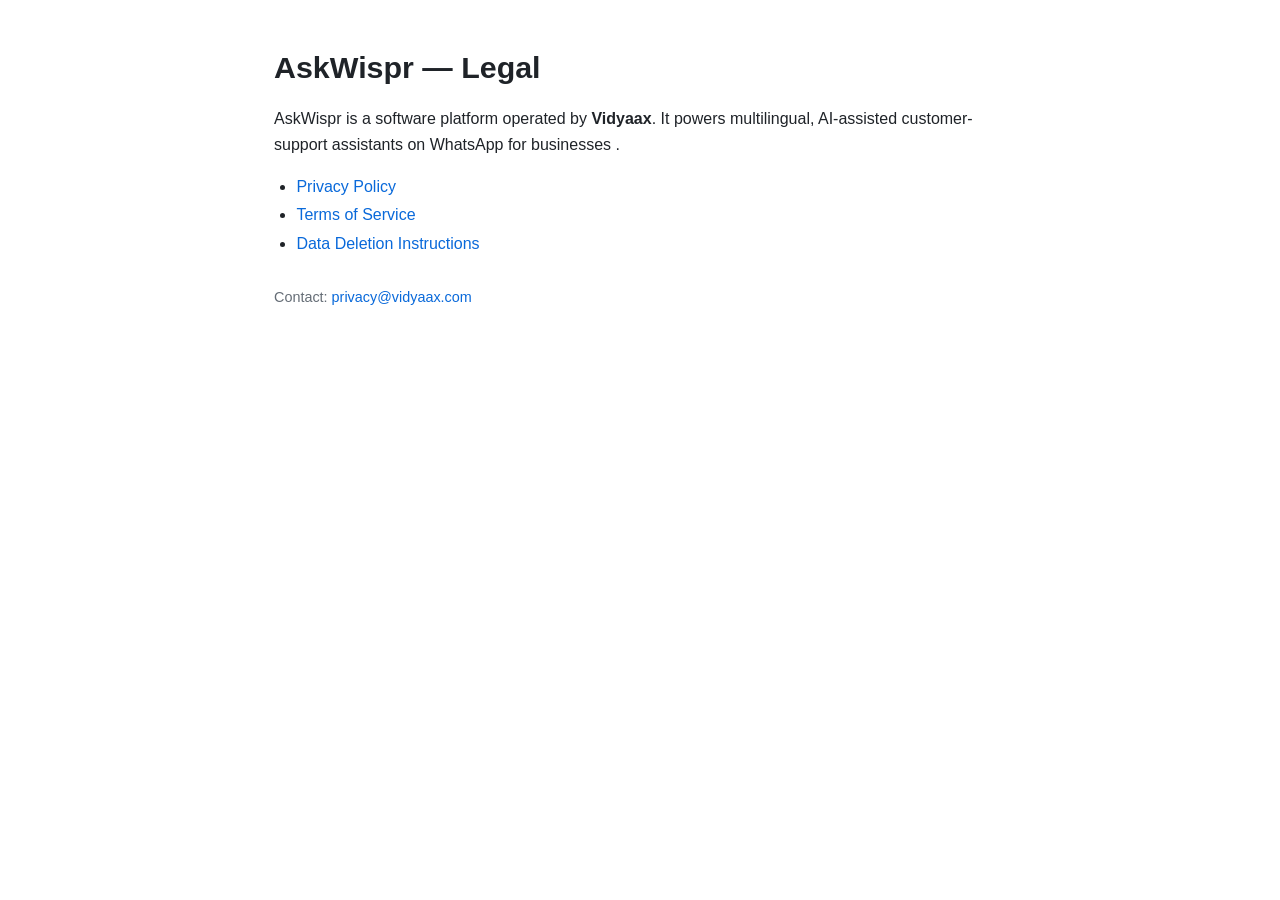
<file: index.html>
<!doctype html>
<html lang="en">
<head>
<meta charset="utf-8" />
<meta name="viewport" content="width=device-width,initial-scale=1" />
<title>AskWispr — Legal</title>
<link rel="stylesheet" href="style.css" />
</head>
<body>
<main class="prose">
<h1>AskWispr — Legal</h1>
<p>
AskWispr is a software platform operated by <strong>Vidyaax</strong>.
It powers multilingual, AI-assisted customer-support assistants on
WhatsApp for businesses .
</p>
<ul>
<li><a href="privacy-policy.html">Privacy Policy</a></li>
<li><a href="terms-of-service.html">Terms of Service</a></li>
<li><a href="data-deletion.html">Data Deletion Instructions</a></li>
</ul>
<p class="footer">
Contact: <a href="mailto:privacy@vidyaax.com">privacy@vidyaax.com</a>
</p>
</main>
</body>
</html>
</file>
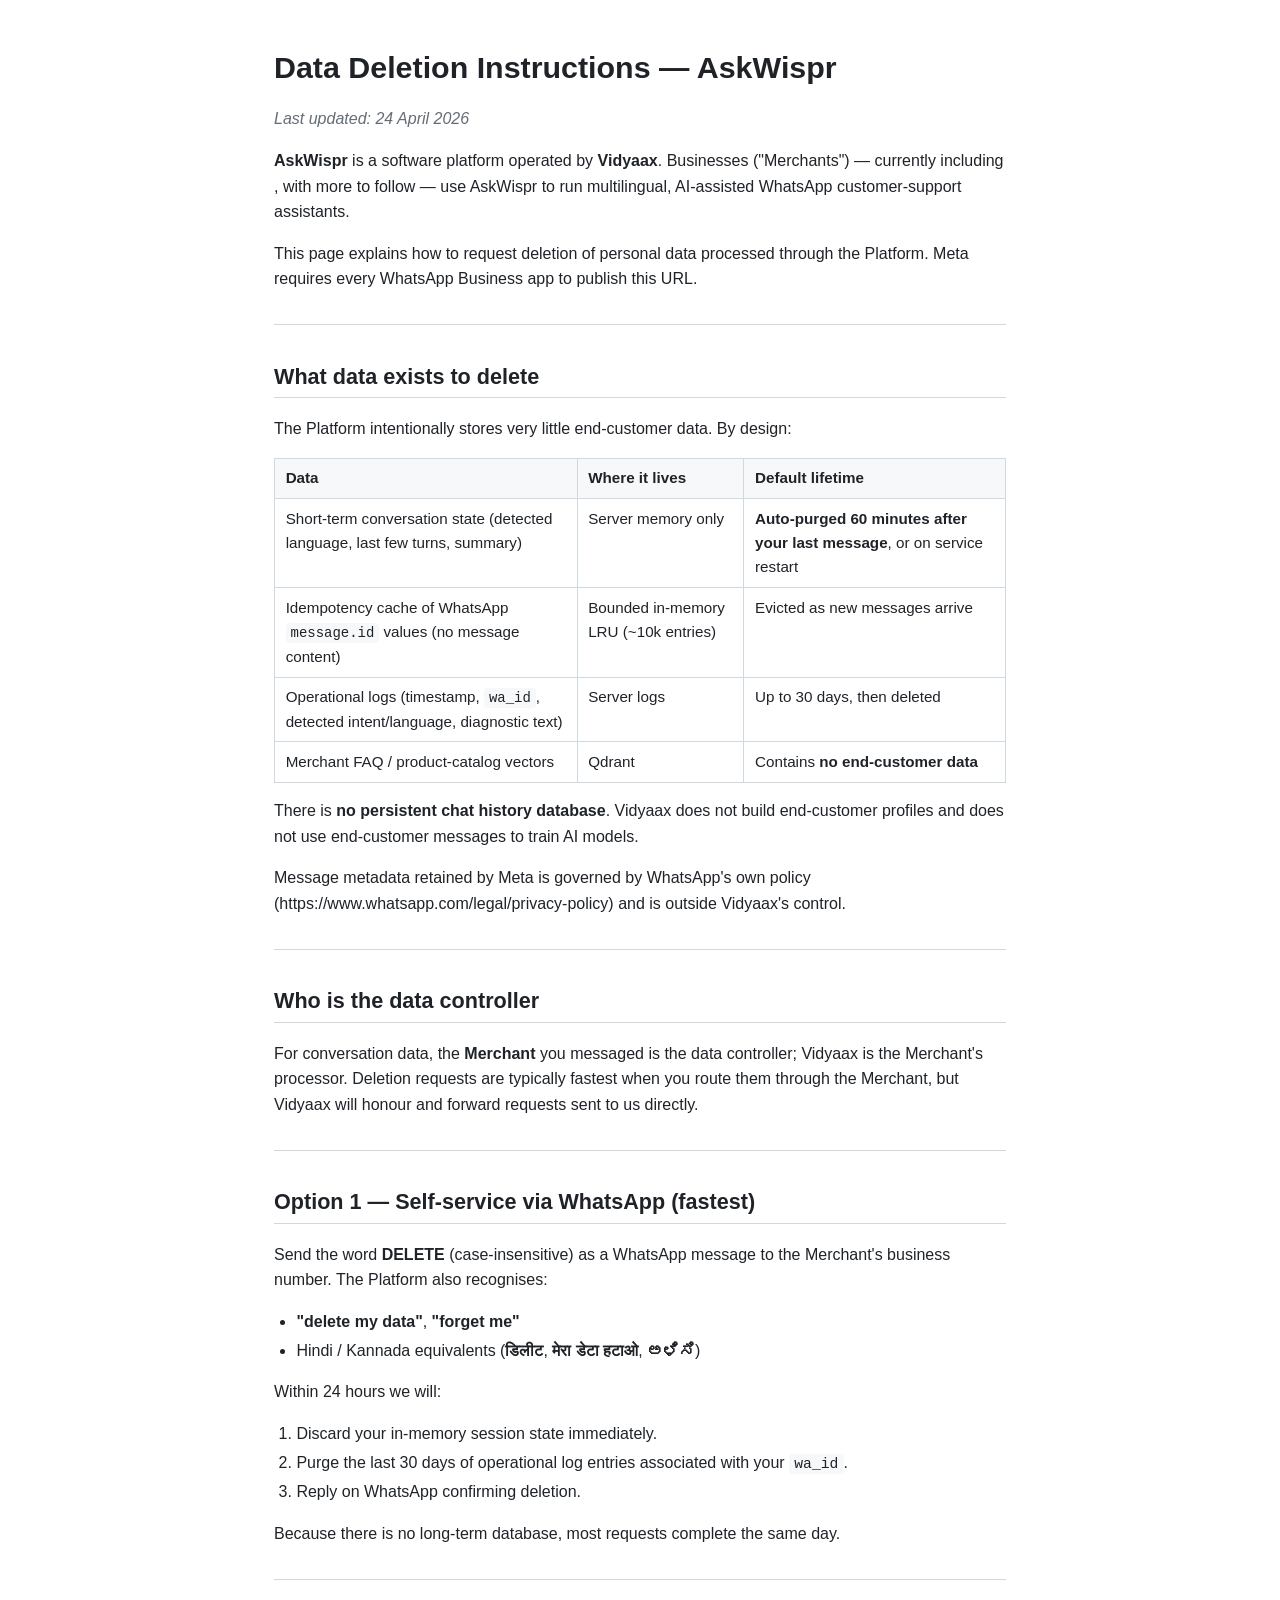
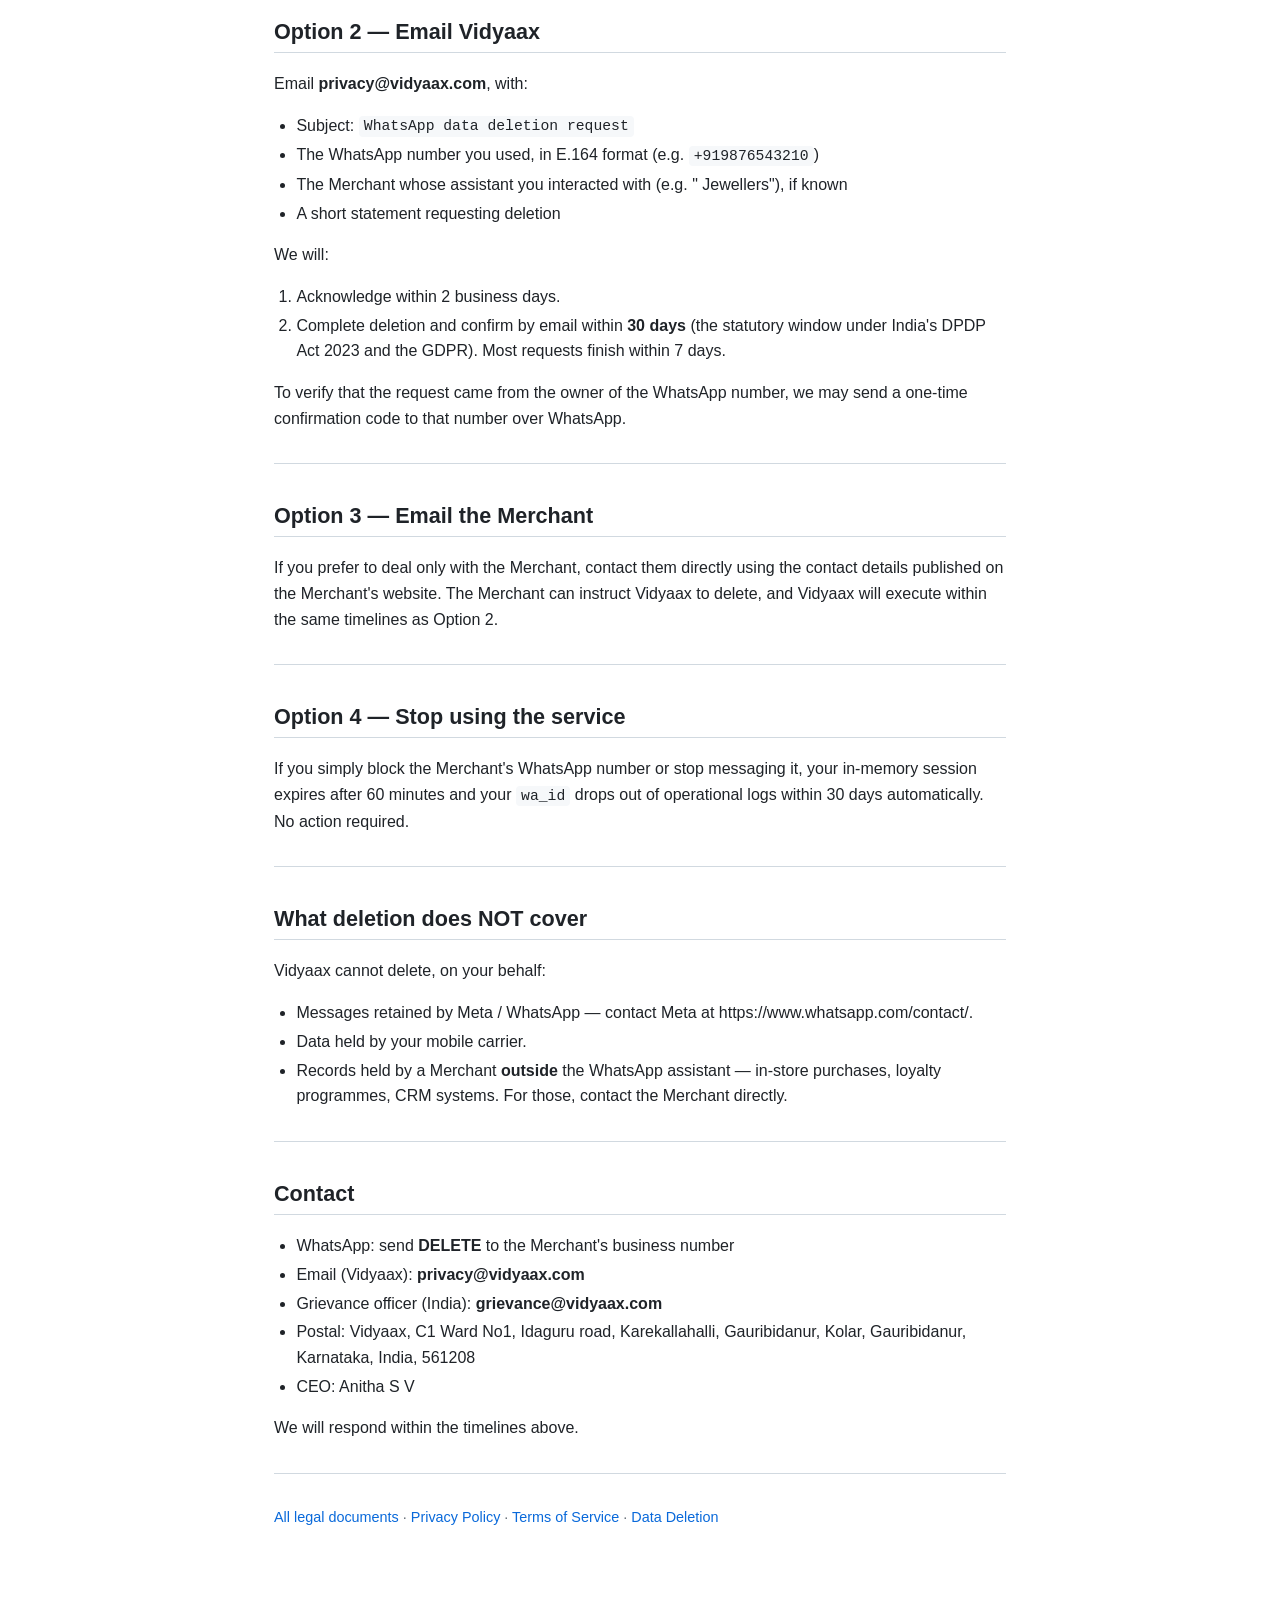
<file: data-deletion.html>
<!doctype html>
<html lang="en">
<head>
<meta charset="utf-8" />
<meta name="viewport" content="width=device-width,initial-scale=1" />
<meta name="robots" content="index,follow" />
<title>Data Deletion — AskWispr</title>
<link rel="stylesheet" href="style.css" />
</head>
<body>
<main class="prose">
<h1>Data Deletion Instructions — AskWispr</h1>
<p><em>Last updated: 24 April 2026</em></p>
<p><strong>AskWispr</strong> is a software platform operated by <strong>Vidyaax</strong>. Businesses
("Merchants") — currently including , with more to follow
— use AskWispr to run multilingual, AI-assisted WhatsApp customer-support
assistants.</p>
<p>This page explains how to request deletion of personal data processed
through the Platform. Meta requires every WhatsApp Business app to publish
this URL.</p>
<hr />
<h2>What data exists to delete</h2>
<p>The Platform intentionally stores very little end-customer data. By
design:</p>
<table>
<thead>
<tr>
<th>Data</th>
<th>Where it lives</th>
<th>Default lifetime</th>
</tr>
</thead>
<tbody>
<tr>
<td>Short-term conversation state (detected language, last few turns, summary)</td>
<td>Server memory only</td>
<td><strong>Auto-purged 60 minutes after your last message</strong>, or on service restart</td>
</tr>
<tr>
<td>Idempotency cache of WhatsApp <code>message.id</code> values (no message content)</td>
<td>Bounded in-memory LRU (~10k entries)</td>
<td>Evicted as new messages arrive</td>
</tr>
<tr>
<td>Operational logs (timestamp, <code>wa_id</code>, detected intent/language, diagnostic text)</td>
<td>Server logs</td>
<td>Up to 30 days, then deleted</td>
</tr>
<tr>
<td>Merchant FAQ / product-catalog vectors</td>
<td>Qdrant</td>
<td>Contains <strong>no end-customer data</strong></td>
</tr>
</tbody>
</table>
<p>There is <strong>no persistent chat history database</strong>. Vidyaax does not build
end-customer profiles and does not use end-customer messages to train AI
models.</p>
<p>Message metadata retained by Meta is governed by WhatsApp's own policy
(https://www.whatsapp.com/legal/privacy-policy) and is outside Vidyaax's
control.</p>
<hr />
<h2>Who is the data controller</h2>
<p>For conversation data, the <strong>Merchant</strong> you messaged is the data
controller; Vidyaax is the Merchant's processor. Deletion requests are
typically fastest when you route them through the Merchant, but Vidyaax
will honour and forward requests sent to us directly.</p>
<hr />
<h2>Option 1 — Self-service via WhatsApp (fastest)</h2>
<p>Send the word <strong>DELETE</strong> (case-insensitive) as a WhatsApp message to the
Merchant's business number. The Platform also recognises:</p>
<ul>
<li><strong>"delete my data"</strong>, <strong>"forget me"</strong></li>
<li>Hindi / Kannada equivalents (<strong>डिलीट</strong>, <strong>मेरा डेटा हटाओ</strong>, <strong>ಅಳಿಸಿ</strong>)</li>
</ul>
<p>Within 24 hours we will:</p>
<ol>
<li>Discard your in-memory session state immediately.</li>
<li>Purge the last 30 days of operational log entries associated with your
   <code>wa_id</code>.</li>
<li>Reply on WhatsApp confirming deletion.</li>
</ol>
<p>Because there is no long-term database, most requests complete the same
day.</p>
<hr />
<h2>Option 2 — Email Vidyaax</h2>
<p>Email <strong>privacy@vidyaax.com</strong>, with:</p>
<ul>
<li>Subject: <code>WhatsApp data deletion request</code></li>
<li>The WhatsApp number you used, in E.164 format (e.g. <code>+919876543210</code>)</li>
<li>The Merchant whose assistant you interacted with (e.g. "
  Jewellers"), if known</li>
<li>A short statement requesting deletion</li>
</ul>
<p>We will:</p>
<ol>
<li>Acknowledge within 2 business days.</li>
<li>Complete deletion and confirm by email within <strong>30 days</strong> (the
   statutory window under India's DPDP Act 2023 and the GDPR). Most
   requests finish within 7 days.</li>
</ol>
<p>To verify that the request came from the owner of the WhatsApp number, we
may send a one-time confirmation code to that number over WhatsApp.</p>
<hr />
<h2>Option 3 — Email the Merchant</h2>
<p>If you prefer to deal only with the Merchant, contact them directly using
the contact details published on the Merchant's website. The Merchant can
instruct Vidyaax to delete, and Vidyaax will execute within the same
timelines as Option 2.</p>
<hr />
<h2>Option 4 — Stop using the service</h2>
<p>If you simply block the Merchant's WhatsApp number or stop messaging it,
your in-memory session expires after 60 minutes and your <code>wa_id</code> drops
out of operational logs within 30 days automatically. No action required.</p>
<hr />
<h2>What deletion does NOT cover</h2>
<p>Vidyaax cannot delete, on your behalf:</p>
<ul>
<li>Messages retained by Meta / WhatsApp — contact Meta at
  https://www.whatsapp.com/contact/.</li>
<li>Data held by your mobile carrier.</li>
<li>Records held by a Merchant <strong>outside</strong> the WhatsApp assistant — in-store
  purchases, loyalty programmes, CRM systems. For those, contact the
  Merchant directly.</li>
</ul>
<hr />
<h2>Contact</h2>
<ul>
<li>WhatsApp: send <strong>DELETE</strong> to the Merchant's business number</li>
<li>Email (Vidyaax): <strong>privacy@vidyaax.com</strong></li>
<li>Grievance officer (India): <strong>grievance@vidyaax.com</strong></li>
<li>Postal: Vidyaax, C1 Ward No1, Idaguru road, Karekallahalli, Gauribidanur, Kolar, Gauribidanur, Karnataka, India, 561208</li>
<li>CEO: Anitha S V</li>
</ul>
<p>We will respond within the timelines above.</p>
<hr />
<p class="footer">
<a href="index.html">All legal documents</a> ·
<a href="privacy-policy.html">Privacy Policy</a> ·
<a href="terms-of-service.html">Terms of Service</a> ·
<a href="data-deletion.html">Data Deletion</a>
</p>
</main>
</body>
</html>
</file>
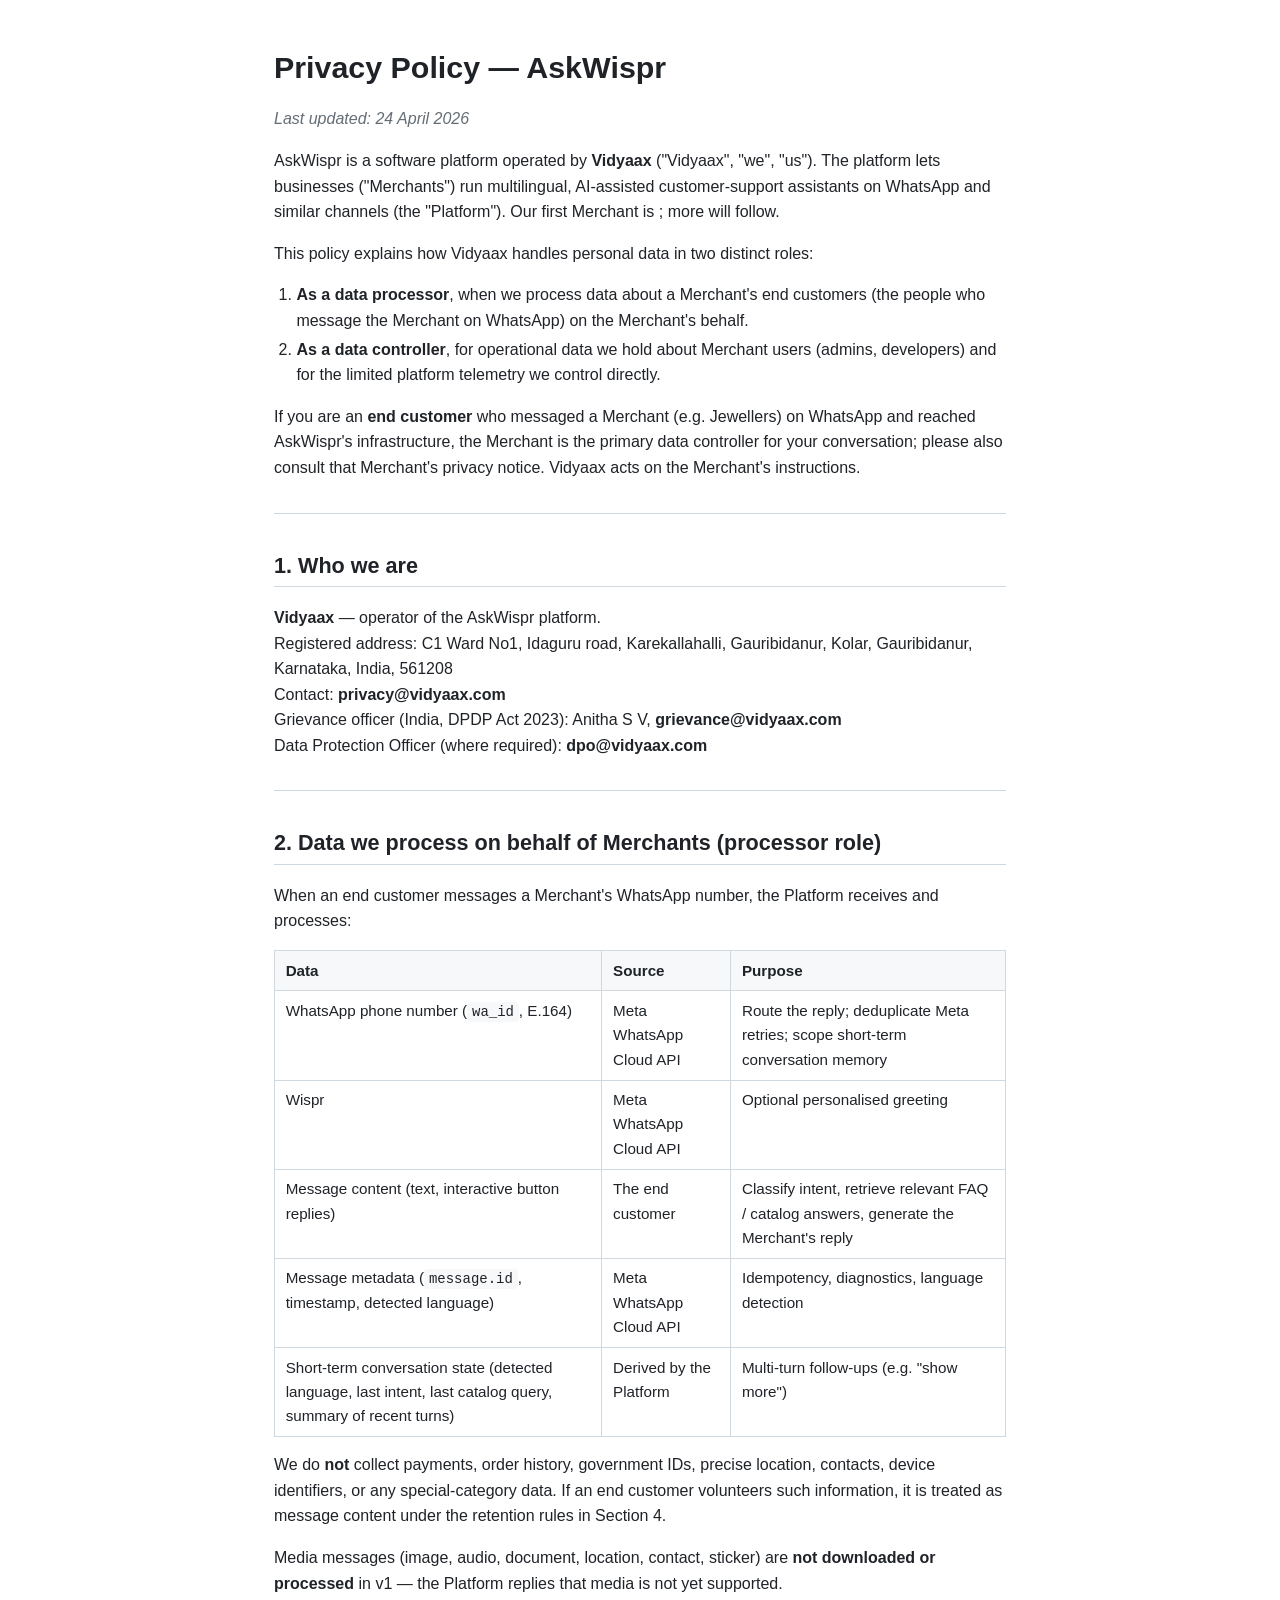
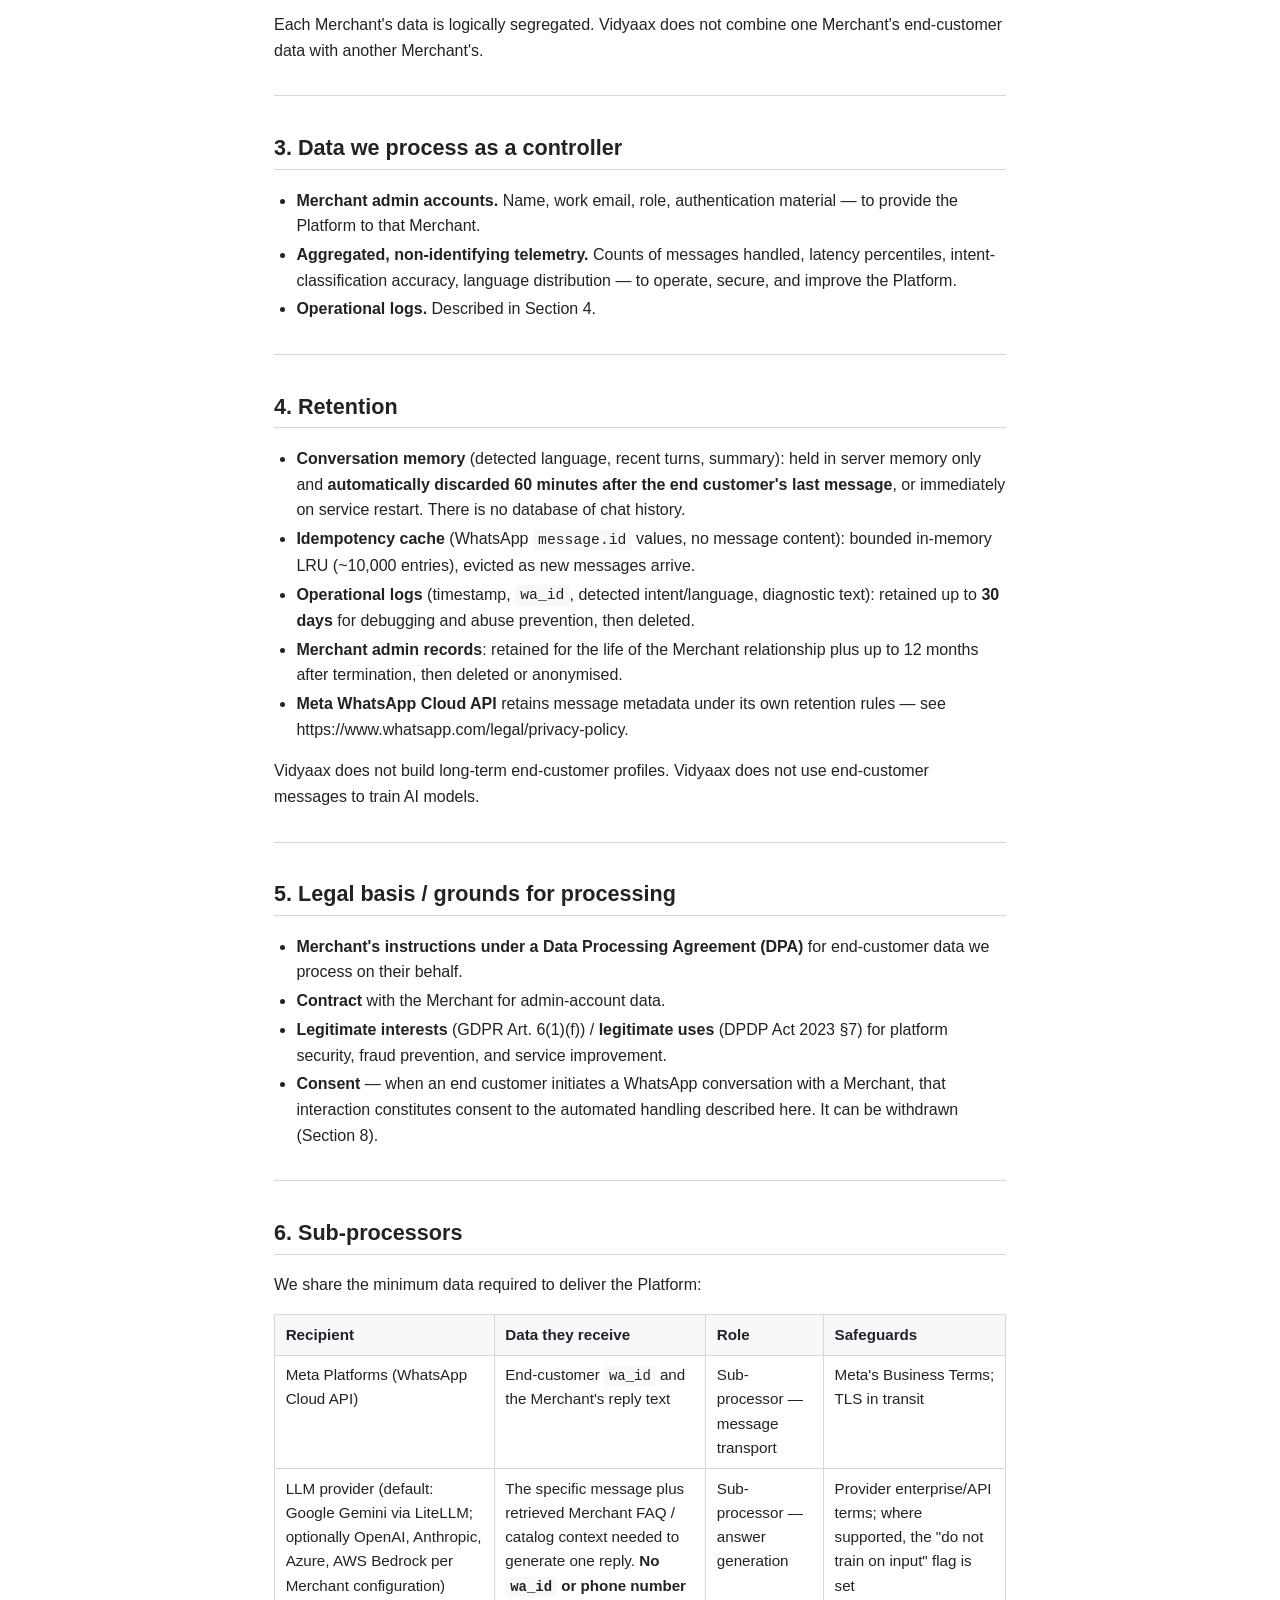
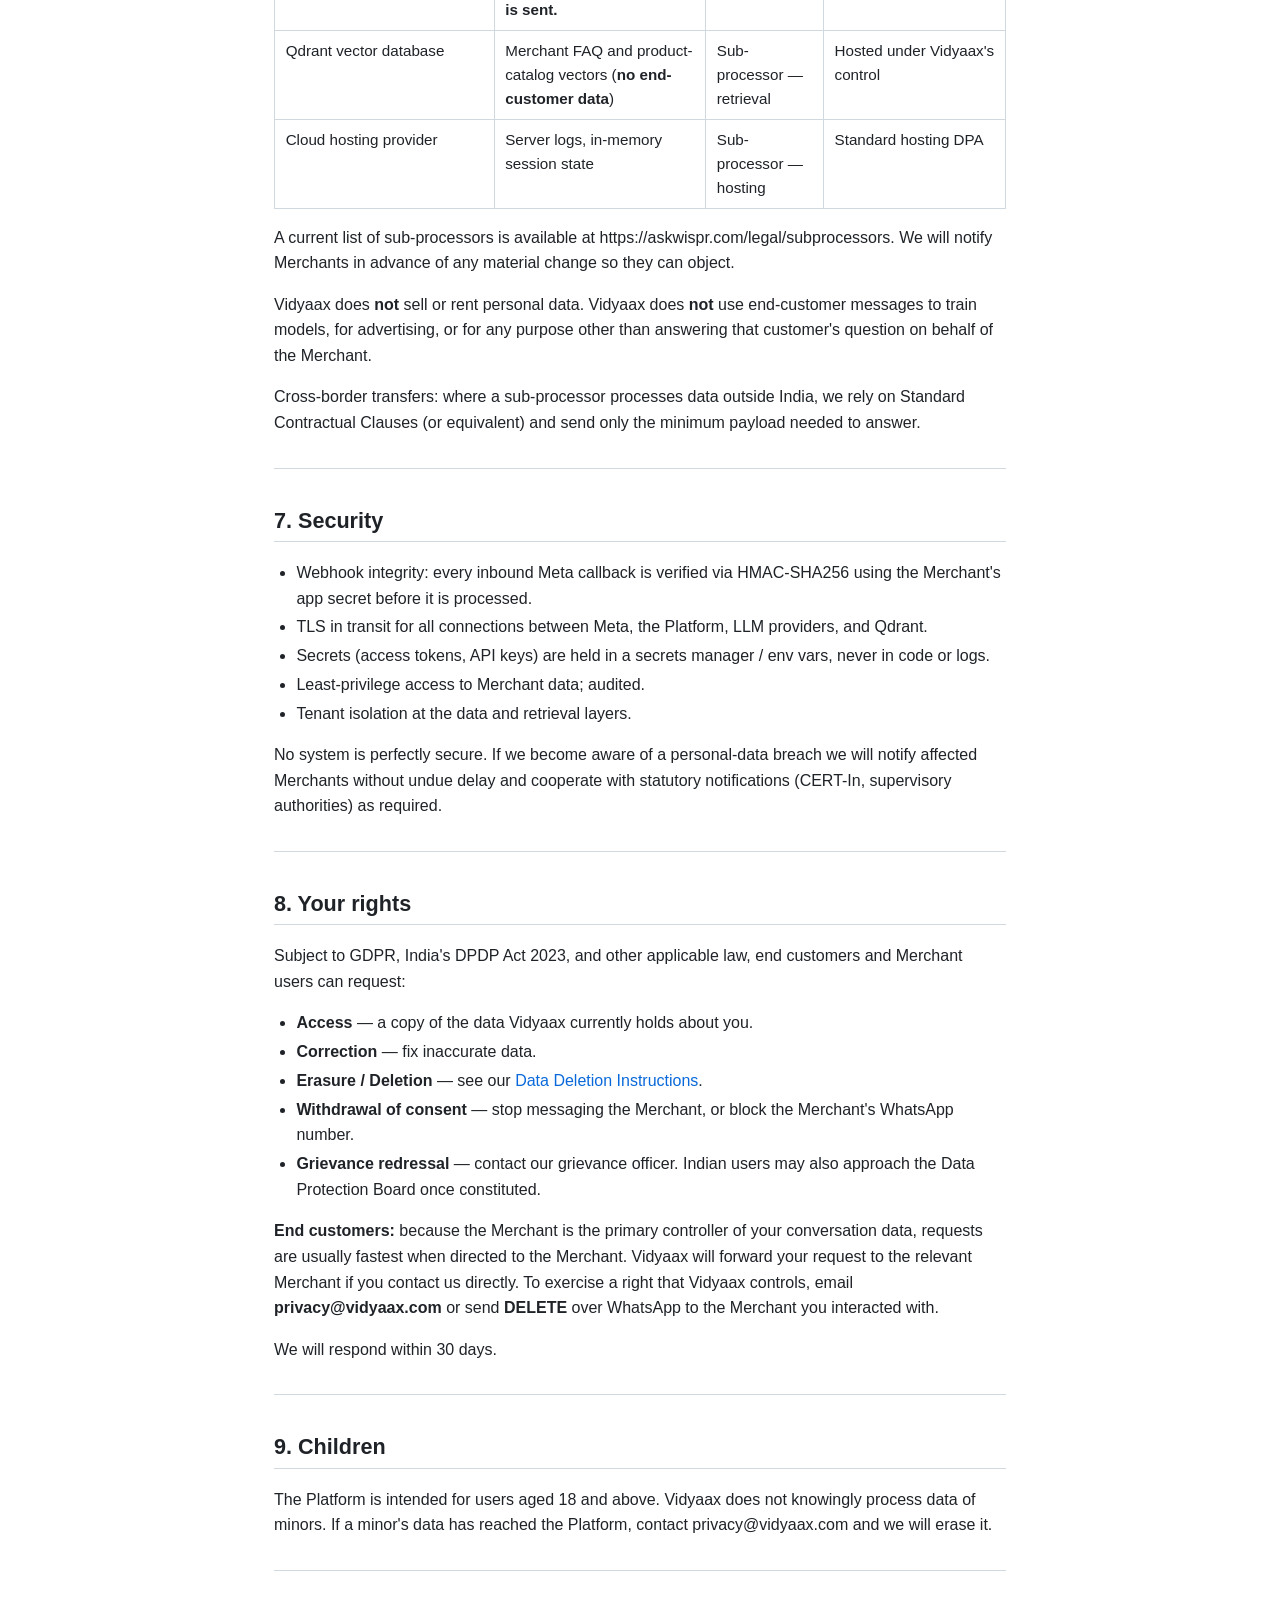
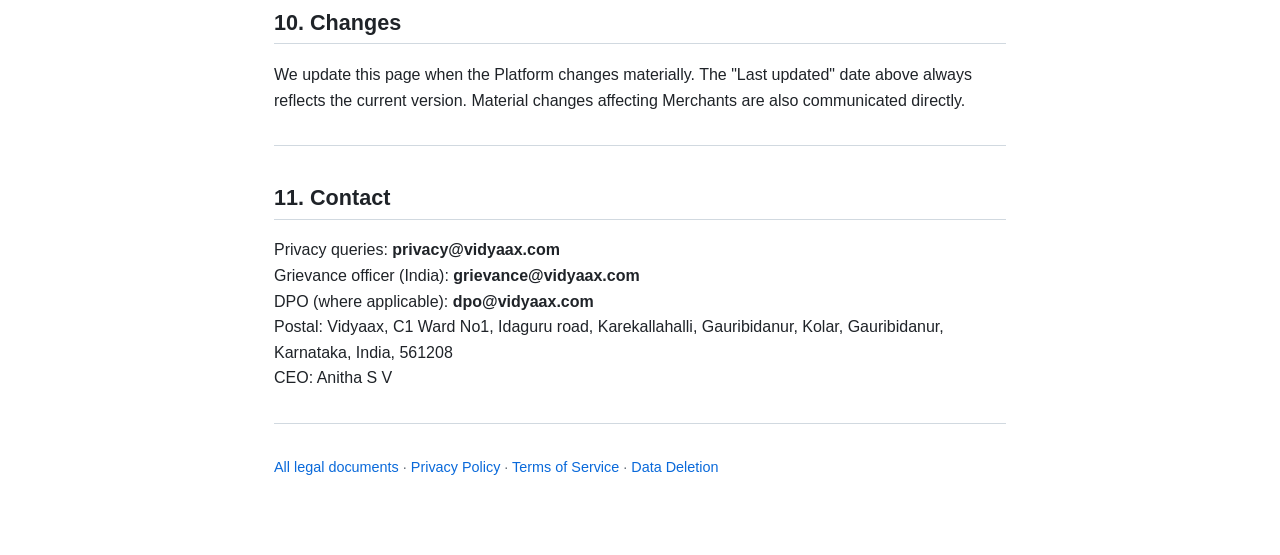
<file: privacy-policy.html>
<!doctype html>
<html lang="en">
<head>
<meta charset="utf-8" />
<meta name="viewport" content="width=device-width,initial-scale=1" />
<meta name="robots" content="index,follow" />
<title>Privacy Policy — AskWispr</title>
<link rel="stylesheet" href="style.css" />
</head>
<body>
<main class="prose">
<h1>Privacy Policy — AskWispr</h1>
<p><em>Last updated: 24 April 2026</em></p>
<p>AskWispr is a software platform operated by <strong>Vidyaax</strong> ("Vidyaax", "we",
"us"). The platform lets businesses ("Merchants") run multilingual,
AI-assisted customer-support assistants on WhatsApp and similar channels
(the "Platform"). Our first Merchant is ; more will follow.</p>
<p>This policy explains how Vidyaax handles personal data in two distinct
roles:</p>
<ol>
<li><strong>As a data processor</strong>, when we process data about a Merchant's end
   customers (the people who message the Merchant on WhatsApp) on the
   Merchant's behalf.</li>
<li><strong>As a data controller</strong>, for operational data we hold about Merchant
   users (admins, developers) and for the limited platform telemetry we
   control directly.</li>
</ol>
<p>If you are an <strong>end customer</strong> who messaged a Merchant (e.g. 
Jewellers) on WhatsApp and reached AskWispr's infrastructure, the Merchant
is the primary data controller for your conversation; please also consult
that Merchant's privacy notice. Vidyaax acts on the Merchant's
instructions.</p>
<hr />
<h2>1. Who we are</h2>
<p><strong>Vidyaax</strong> — operator of the AskWispr platform.<br />
Registered address: C1 Ward No1, Idaguru road, Karekallahalli, Gauribidanur, Kolar, Gauribidanur, Karnataka, India, 561208<br />
Contact: <strong>privacy@vidyaax.com</strong><br />
Grievance officer (India, DPDP Act 2023): Anitha S V, <strong>grievance@vidyaax.com</strong><br />
Data Protection Officer (where required): <strong>dpo@vidyaax.com</strong></p>
<hr />
<h2>2. Data we process on behalf of Merchants (processor role)</h2>
<p>When an end customer messages a Merchant's WhatsApp number, the Platform
receives and processes:</p>
<table>
<thead>
<tr>
<th>Data</th>
<th>Source</th>
<th>Purpose</th>
</tr>
</thead>
<tbody>
<tr>
<td>WhatsApp phone number (<code>wa_id</code>, E.164)</td>
<td>Meta WhatsApp Cloud API</td>
<td>Route the reply; deduplicate Meta retries; scope short-term conversation memory</td>
</tr>
<tr>
<td>Wispr</td>
<td>Meta WhatsApp Cloud API</td>
<td>Optional personalised greeting</td>
</tr>
<tr>
<td>Message content (text, interactive button replies)</td>
<td>The end customer</td>
<td>Classify intent, retrieve relevant FAQ / catalog answers, generate the Merchant's reply</td>
</tr>
<tr>
<td>Message metadata (<code>message.id</code>, timestamp, detected language)</td>
<td>Meta WhatsApp Cloud API</td>
<td>Idempotency, diagnostics, language detection</td>
</tr>
<tr>
<td>Short-term conversation state (detected language, last intent, last catalog query, summary of recent turns)</td>
<td>Derived by the Platform</td>
<td>Multi-turn follow-ups (e.g. "show more")</td>
</tr>
</tbody>
</table>
<p>We do <strong>not</strong> collect payments, order history, government IDs, precise
location, contacts, device identifiers, or any special-category data. If an
end customer volunteers such information, it is treated as message content
under the retention rules in Section 4.</p>
<p>Media messages (image, audio, document, location, contact, sticker) are
<strong>not downloaded or processed</strong> in v1 — the Platform replies that media is
not yet supported.</p>
<p>Each Merchant's data is logically segregated. Vidyaax does not combine one
Merchant's end-customer data with another Merchant's.</p>
<hr />
<h2>3. Data we process as a controller</h2>
<ul>
<li><strong>Merchant admin accounts.</strong> Name, work email, role, authentication
  material — to provide the Platform to that Merchant.</li>
<li><strong>Aggregated, non-identifying telemetry.</strong> Counts of messages handled,
  latency percentiles, intent-classification accuracy, language
  distribution — to operate, secure, and improve the Platform.</li>
<li><strong>Operational logs.</strong> Described in Section 4.</li>
</ul>
<hr />
<h2>4. Retention</h2>
<ul>
<li><strong>Conversation memory</strong> (detected language, recent turns, summary): held
  in server memory only and <strong>automatically discarded 60 minutes after the
  end customer's last message</strong>, or immediately on service restart. There
  is no database of chat history.</li>
<li><strong>Idempotency cache</strong> (WhatsApp <code>message.id</code> values, no message content):
  bounded in-memory LRU (~10,000 entries), evicted as new messages arrive.</li>
<li><strong>Operational logs</strong> (timestamp, <code>wa_id</code>, detected intent/language,
  diagnostic text): retained up to <strong>30 days</strong> for debugging and abuse
  prevention, then deleted.</li>
<li><strong>Merchant admin records</strong>: retained for the life of the Merchant
  relationship plus up to 12 months after termination, then deleted or
  anonymised.</li>
<li><strong>Meta WhatsApp Cloud API</strong> retains message metadata under its own
  retention rules — see https://www.whatsapp.com/legal/privacy-policy.</li>
</ul>
<p>Vidyaax does not build long-term end-customer profiles. Vidyaax does not
use end-customer messages to train AI models.</p>
<hr />
<h2>5. Legal basis / grounds for processing</h2>
<ul>
<li><strong>Merchant's instructions under a Data Processing Agreement (DPA)</strong> for
  end-customer data we process on their behalf.</li>
<li><strong>Contract</strong> with the Merchant for admin-account data.</li>
<li><strong>Legitimate interests</strong> (GDPR Art. 6(1)(f)) / <strong>legitimate uses</strong> (DPDP
  Act 2023 §7) for platform security, fraud prevention, and service
  improvement.</li>
<li><strong>Consent</strong> — when an end customer initiates a WhatsApp conversation with
  a Merchant, that interaction constitutes consent to the automated
  handling described here. It can be withdrawn (Section 8).</li>
</ul>
<hr />
<h2>6. Sub-processors</h2>
<p>We share the minimum data required to deliver the Platform:</p>
<table>
<thead>
<tr>
<th>Recipient</th>
<th>Data they receive</th>
<th>Role</th>
<th>Safeguards</th>
</tr>
</thead>
<tbody>
<tr>
<td>Meta Platforms (WhatsApp Cloud API)</td>
<td>End-customer <code>wa_id</code> and the Merchant's reply text</td>
<td>Sub-processor — message transport</td>
<td>Meta's Business Terms; TLS in transit</td>
</tr>
<tr>
<td>LLM provider (default: Google Gemini via LiteLLM; optionally OpenAI, Anthropic, Azure, AWS Bedrock per Merchant configuration)</td>
<td>The specific message plus retrieved Merchant FAQ / catalog context needed to generate one reply. <strong>No <code>wa_id</code> or phone number is sent.</strong></td>
<td>Sub-processor — answer generation</td>
<td>Provider enterprise/API terms; where supported, the "do not train on input" flag is set</td>
</tr>
<tr>
<td>Qdrant vector database</td>
<td>Merchant FAQ and product-catalog vectors (<strong>no end-customer data</strong>)</td>
<td>Sub-processor — retrieval</td>
<td>Hosted under Vidyaax's control</td>
</tr>
<tr>
<td>Cloud hosting provider</td>
<td>Server logs, in-memory session state</td>
<td>Sub-processor — hosting</td>
<td>Standard hosting DPA</td>
</tr>
</tbody>
</table>
<p>A current list of sub-processors is available at
https://askwispr.com/legal/subprocessors. We will notify Merchants in
advance of any material change so they can object.</p>
<p>Vidyaax does <strong>not</strong> sell or rent personal data. Vidyaax does <strong>not</strong> use
end-customer messages to train models, for advertising, or for any purpose
other than answering that customer's question on behalf of the Merchant.</p>
<p>Cross-border transfers: where a sub-processor processes data outside India,
we rely on Standard Contractual Clauses (or equivalent) and send only the
minimum payload needed to answer.</p>
<hr />
<h2>7. Security</h2>
<ul>
<li>Webhook integrity: every inbound Meta callback is verified via HMAC-SHA256
  using the Merchant's app secret before it is processed.</li>
<li>TLS in transit for all connections between Meta, the Platform, LLM
  providers, and Qdrant.</li>
<li>Secrets (access tokens, API keys) are held in a secrets manager / env
  vars, never in code or logs.</li>
<li>Least-privilege access to Merchant data; audited.</li>
<li>Tenant isolation at the data and retrieval layers.</li>
</ul>
<p>No system is perfectly secure. If we become aware of a personal-data breach
we will notify affected Merchants without undue delay and cooperate with
statutory notifications (CERT-In, supervisory authorities) as required.</p>
<hr />
<h2>8. Your rights</h2>
<p>Subject to GDPR, India's DPDP Act 2023, and other applicable law, end
customers and Merchant users can request:</p>
<ul>
<li><strong>Access</strong> — a copy of the data Vidyaax currently holds about you.</li>
<li><strong>Correction</strong> — fix inaccurate data.</li>
<li><strong>Erasure / Deletion</strong> — see our <a href="./data-deletion.md">Data Deletion Instructions</a>.</li>
<li><strong>Withdrawal of consent</strong> — stop messaging the Merchant, or block the
  Merchant's WhatsApp number.</li>
<li><strong>Grievance redressal</strong> — contact our grievance officer. Indian users may
  also approach the Data Protection Board once constituted.</li>
</ul>
<p><strong>End customers:</strong> because the Merchant is the primary controller of your
conversation data, requests are usually fastest when directed to the
Merchant. Vidyaax will forward your request to the relevant Merchant if
you contact us directly. To exercise a right that Vidyaax controls, email
<strong>privacy@vidyaax.com</strong> or send <strong>DELETE</strong> over WhatsApp to the Merchant
you interacted with.</p>
<p>We will respond within 30 days.</p>
<hr />
<h2>9. Children</h2>
<p>The Platform is intended for users aged 18 and above. Vidyaax does not
knowingly process data of minors. If a minor's data has reached the
Platform, contact privacy@vidyaax.com and we will erase it.</p>
<hr />
<h2>10. Changes</h2>
<p>We update this page when the Platform changes materially. The "Last
updated" date above always reflects the current version. Material changes
affecting Merchants are also communicated directly.</p>
<hr />
<h2>11. Contact</h2>
<p>Privacy queries: <strong>privacy@vidyaax.com</strong><br />
Grievance officer (India): <strong>grievance@vidyaax.com</strong><br />
DPO (where applicable): <strong>dpo@vidyaax.com</strong><br />
Postal: Vidyaax, C1 Ward No1, Idaguru road, Karekallahalli, Gauribidanur, Kolar, Gauribidanur, Karnataka, India, 561208<br />
CEO: Anitha S V</p>
<hr />
<p class="footer">
<a href="index.html">All legal documents</a> ·
<a href="privacy-policy.html">Privacy Policy</a> ·
<a href="terms-of-service.html">Terms of Service</a> ·
<a href="data-deletion.html">Data Deletion</a>
</p>
</main>
</body>
</html>
</file>
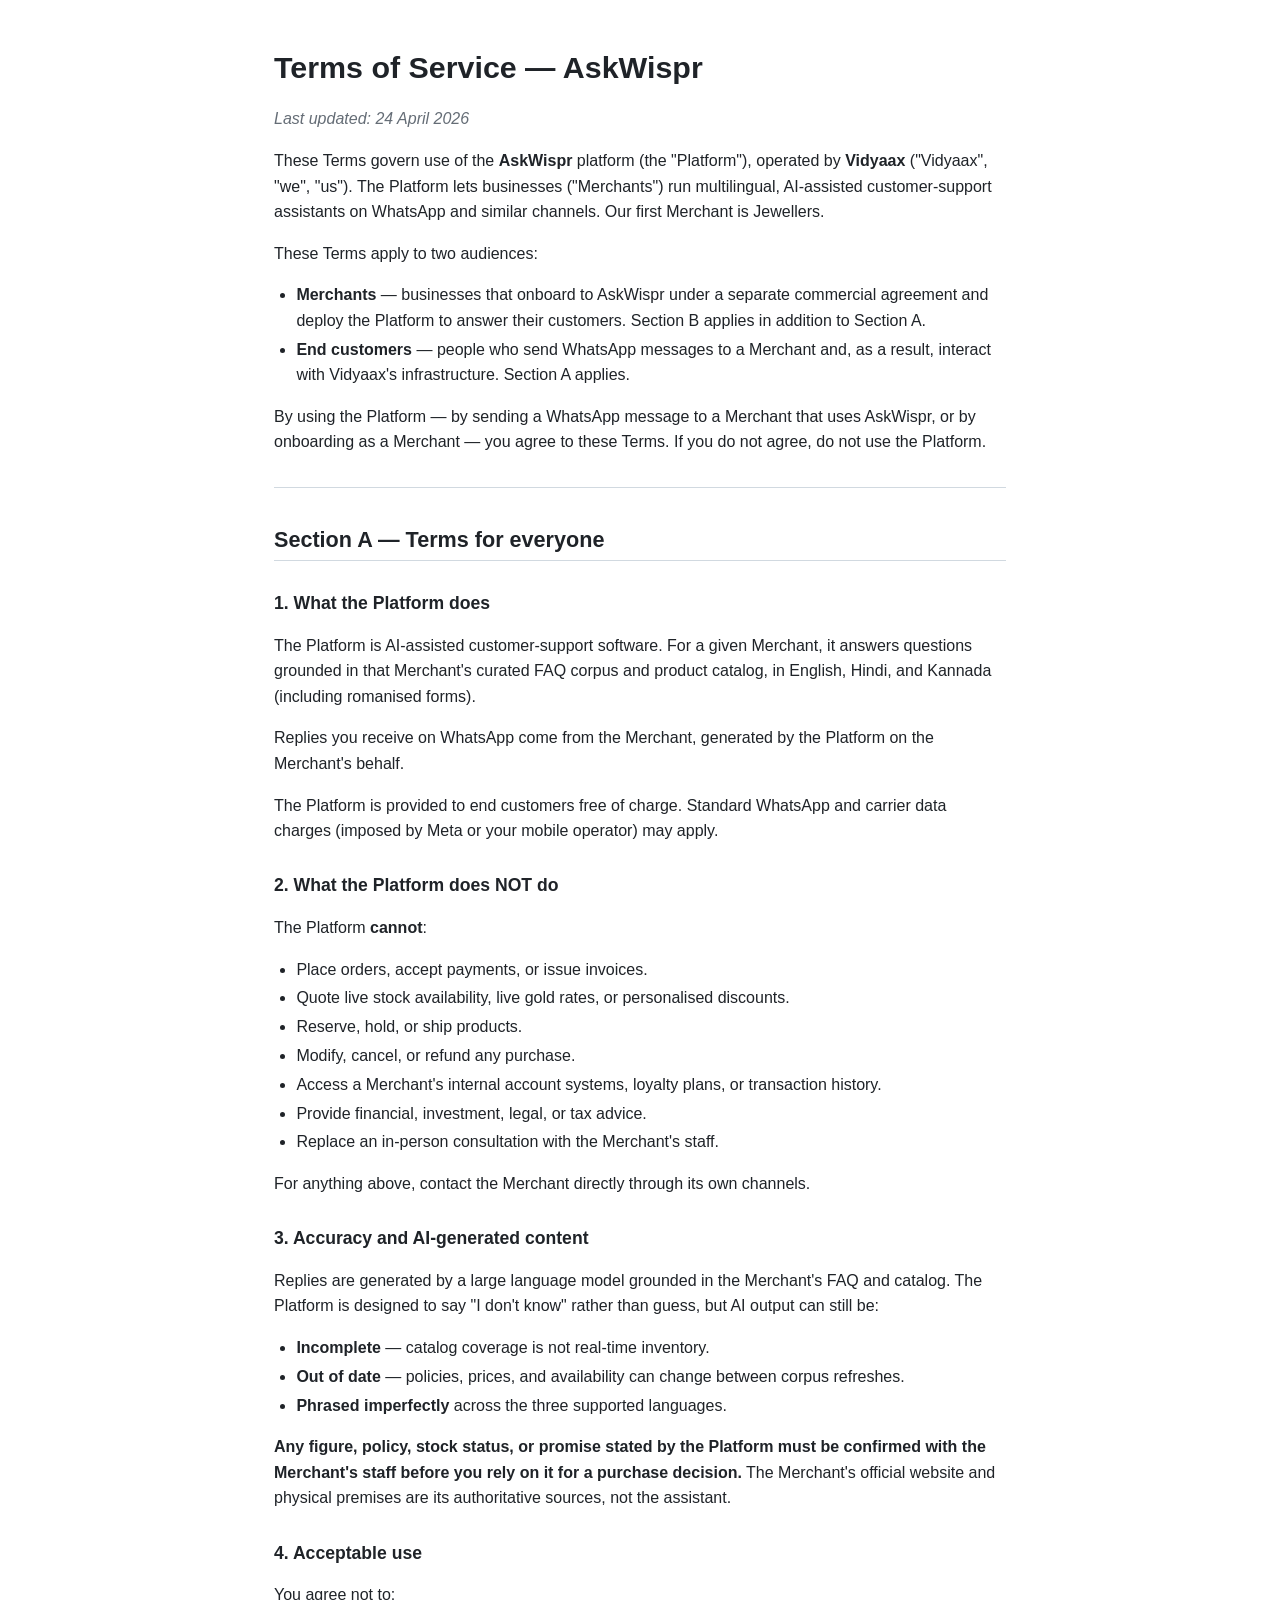
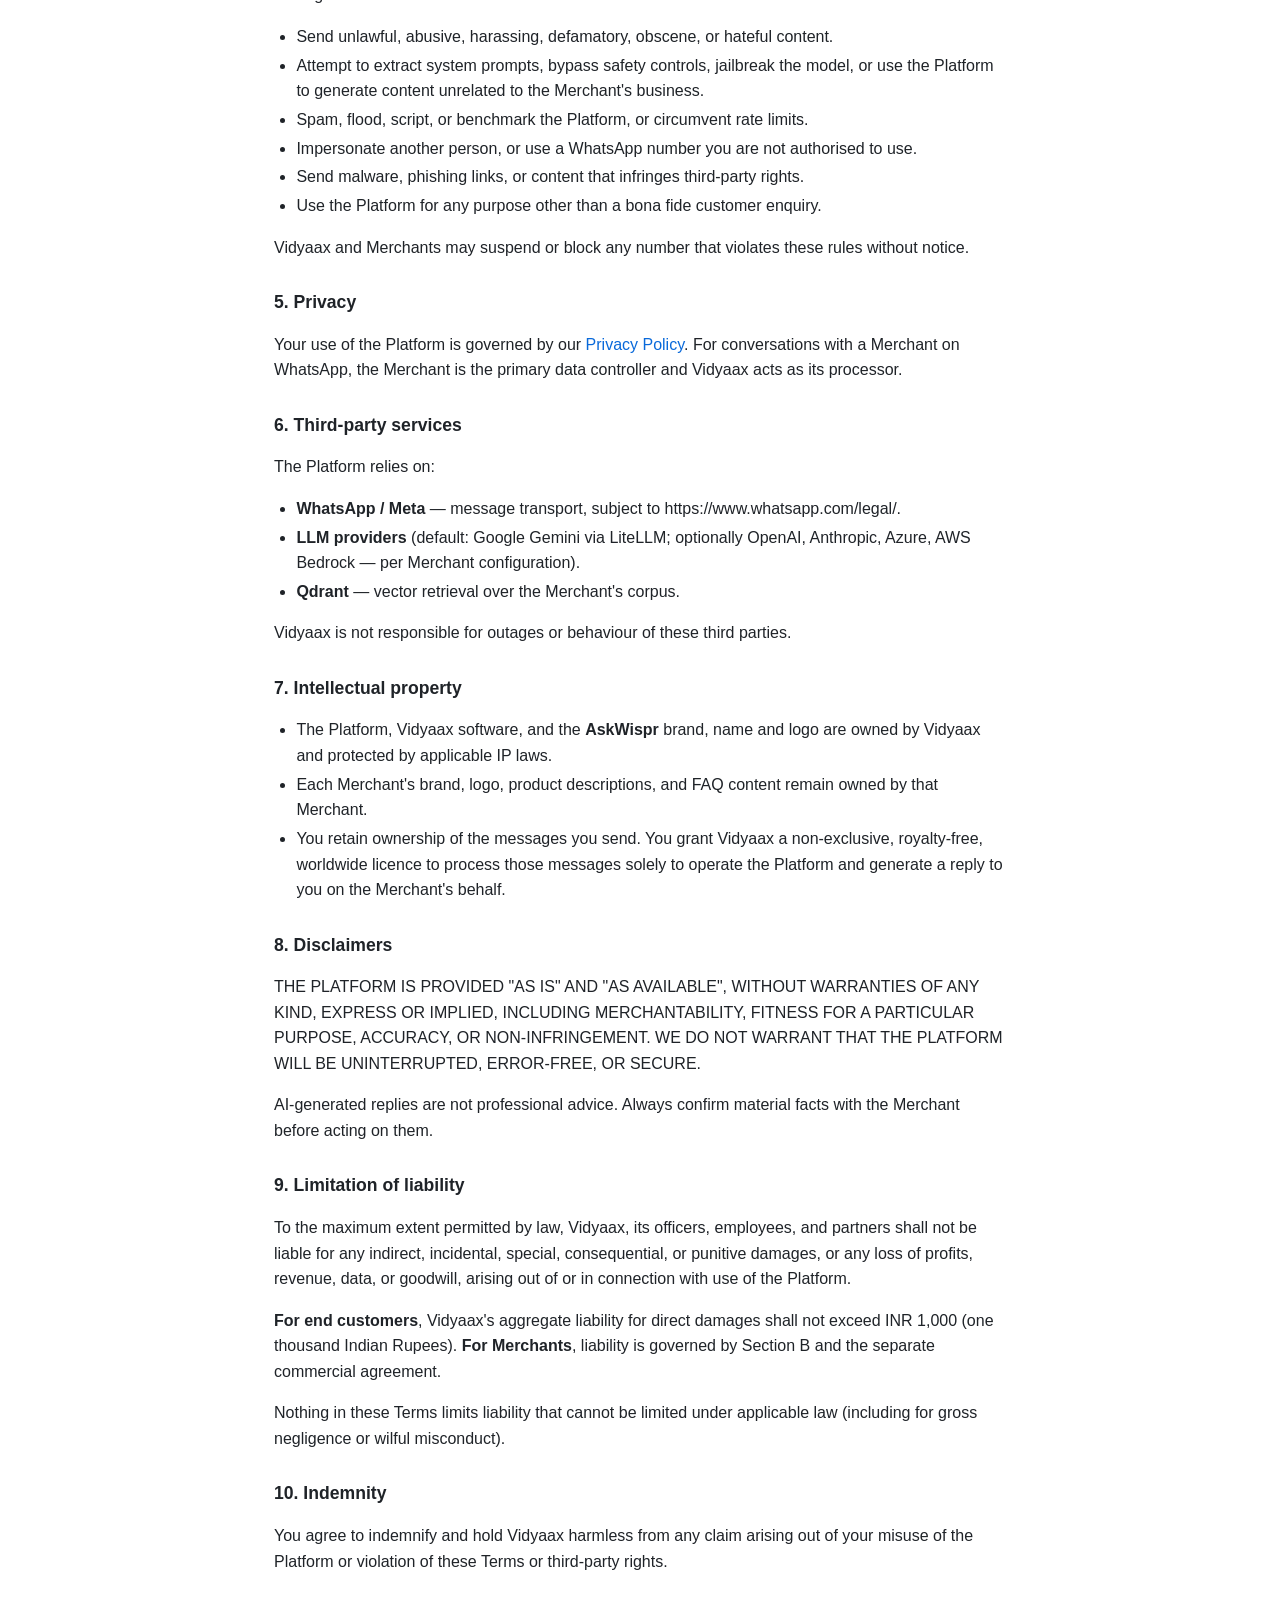
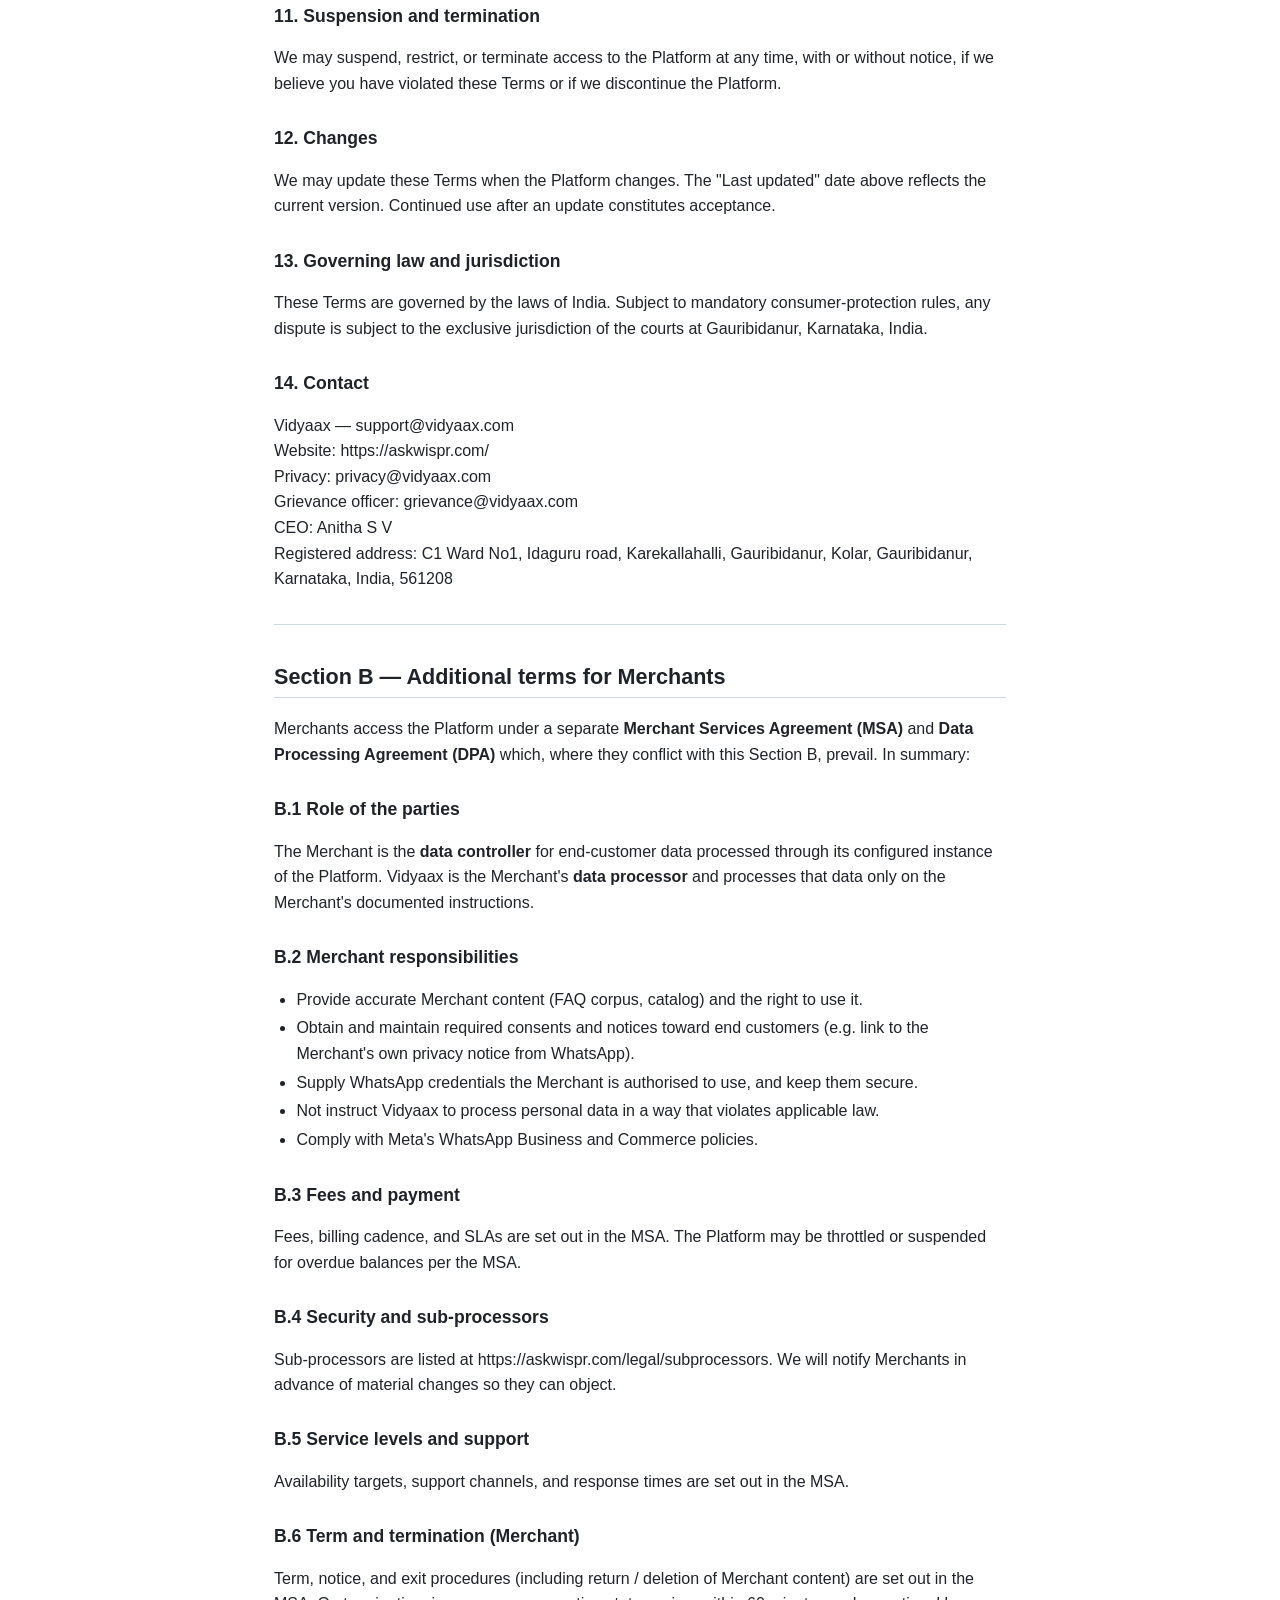
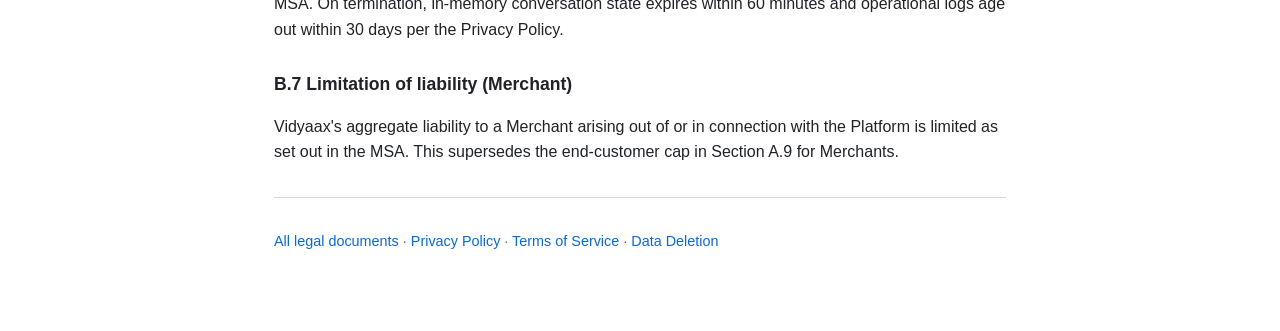
<file: terms-of-service.html>
<!doctype html>
<html lang="en">
<head>
<meta charset="utf-8" />
<meta name="viewport" content="width=device-width,initial-scale=1" />
<meta name="robots" content="index,follow" />
<title>Terms of Service — AskWispr</title>
<link rel="stylesheet" href="style.css" />
</head>
<body>
<main class="prose">
<h1>Terms of Service — AskWispr</h1>
<p><em>Last updated: 24 April 2026</em></p>
<p>These Terms govern use of the <strong>AskWispr</strong> platform (the "Platform"),
operated by <strong>Vidyaax</strong> ("Vidyaax", "we", "us"). The Platform lets
businesses ("Merchants") run multilingual, AI-assisted customer-support
assistants on WhatsApp and similar channels. Our first Merchant is 
Jewellers.</p>
<p>These Terms apply to two audiences:</p>
<ul>
<li><strong>Merchants</strong> — businesses that onboard to AskWispr under a separate
  commercial agreement and deploy the Platform to answer their customers.
  Section B applies in addition to Section A.</li>
<li><strong>End customers</strong> — people who send WhatsApp messages to a Merchant and,
  as a result, interact with Vidyaax's infrastructure. Section A applies.</li>
</ul>
<p>By using the Platform — by sending a WhatsApp message to a Merchant that
uses AskWispr, or by onboarding as a Merchant — you agree to these Terms.
If you do not agree, do not use the Platform.</p>
<hr />
<h2>Section A — Terms for everyone</h2>
<h3>1. What the Platform does</h3>
<p>The Platform is AI-assisted customer-support software. For a given
Merchant, it answers questions grounded in that Merchant's curated FAQ
corpus and product catalog, in English, Hindi, and Kannada (including
romanised forms).</p>
<p>Replies you receive on WhatsApp come from the Merchant, generated by the
Platform on the Merchant's behalf.</p>
<p>The Platform is provided to end customers free of charge. Standard
WhatsApp and carrier data charges (imposed by Meta or your mobile
operator) may apply.</p>
<h3>2. What the Platform does NOT do</h3>
<p>The Platform <strong>cannot</strong>:</p>
<ul>
<li>Place orders, accept payments, or issue invoices.</li>
<li>Quote live stock availability, live gold rates, or personalised
  discounts.</li>
<li>Reserve, hold, or ship products.</li>
<li>Modify, cancel, or refund any purchase.</li>
<li>Access a Merchant's internal account systems, loyalty plans, or
  transaction history.</li>
<li>Provide financial, investment, legal, or tax advice.</li>
<li>Replace an in-person consultation with the Merchant's staff.</li>
</ul>
<p>For anything above, contact the Merchant directly through its own
channels.</p>
<h3>3. Accuracy and AI-generated content</h3>
<p>Replies are generated by a large language model grounded in the Merchant's
FAQ and catalog. The Platform is designed to say "I don't know" rather
than guess, but AI output can still be:</p>
<ul>
<li><strong>Incomplete</strong> — catalog coverage is not real-time inventory.</li>
<li><strong>Out of date</strong> — policies, prices, and availability can change between
  corpus refreshes.</li>
<li><strong>Phrased imperfectly</strong> across the three supported languages.</li>
</ul>
<p><strong>Any figure, policy, stock status, or promise stated by the Platform must
be confirmed with the Merchant's staff before you rely on it for a
purchase decision.</strong> The Merchant's official website and physical
premises are its authoritative sources, not the assistant.</p>
<h3>4. Acceptable use</h3>
<p>You agree not to:</p>
<ul>
<li>Send unlawful, abusive, harassing, defamatory, obscene, or hateful
  content.</li>
<li>Attempt to extract system prompts, bypass safety controls, jailbreak the
  model, or use the Platform to generate content unrelated to the
  Merchant's business.</li>
<li>Spam, flood, script, or benchmark the Platform, or circumvent rate
  limits.</li>
<li>Impersonate another person, or use a WhatsApp number you are not
  authorised to use.</li>
<li>Send malware, phishing links, or content that infringes third-party
  rights.</li>
<li>Use the Platform for any purpose other than a bona fide customer
  enquiry.</li>
</ul>
<p>Vidyaax and Merchants may suspend or block any number that violates these
rules without notice.</p>
<h3>5. Privacy</h3>
<p>Your use of the Platform is governed by our <a href="./privacy-policy.md">Privacy Policy</a>.
For conversations with a Merchant on WhatsApp, the Merchant is the primary
data controller and Vidyaax acts as its processor.</p>
<h3>6. Third-party services</h3>
<p>The Platform relies on:</p>
<ul>
<li><strong>WhatsApp / Meta</strong> — message transport, subject to
  https://www.whatsapp.com/legal/.</li>
<li><strong>LLM providers</strong> (default: Google Gemini via LiteLLM; optionally
  OpenAI, Anthropic, Azure, AWS Bedrock — per Merchant configuration).</li>
<li><strong>Qdrant</strong> — vector retrieval over the Merchant's corpus.</li>
</ul>
<p>Vidyaax is not responsible for outages or behaviour of these third
parties.</p>
<h3>7. Intellectual property</h3>
<ul>
<li>The Platform, Vidyaax software, and the <strong>AskWispr</strong> brand, name and
  logo are owned by Vidyaax and protected by applicable IP laws.</li>
<li>Each Merchant's brand, logo, product descriptions, and FAQ content
  remain owned by that Merchant.</li>
<li>You retain ownership of the messages you send. You grant Vidyaax a
  non-exclusive, royalty-free, worldwide licence to process those messages
  solely to operate the Platform and generate a reply to you on the
  Merchant's behalf.</li>
</ul>
<h3>8. Disclaimers</h3>
<p>THE PLATFORM IS PROVIDED "AS IS" AND "AS AVAILABLE", WITHOUT WARRANTIES OF
ANY KIND, EXPRESS OR IMPLIED, INCLUDING MERCHANTABILITY, FITNESS FOR A
PARTICULAR PURPOSE, ACCURACY, OR NON-INFRINGEMENT. WE DO NOT WARRANT THAT
THE PLATFORM WILL BE UNINTERRUPTED, ERROR-FREE, OR SECURE.</p>
<p>AI-generated replies are not professional advice. Always confirm material
facts with the Merchant before acting on them.</p>
<h3>9. Limitation of liability</h3>
<p>To the maximum extent permitted by law, Vidyaax, its officers, employees,
and partners shall not be liable for any indirect, incidental, special,
consequential, or punitive damages, or any loss of profits, revenue, data,
or goodwill, arising out of or in connection with use of the Platform.</p>
<p><strong>For end customers</strong>, Vidyaax's aggregate liability for direct damages
shall not exceed INR 1,000 (one thousand Indian Rupees). <strong>For Merchants</strong>,
liability is governed by Section B and the separate commercial agreement.</p>
<p>Nothing in these Terms limits liability that cannot be limited under
applicable law (including for gross negligence or wilful misconduct).</p>
<h3>10. Indemnity</h3>
<p>You agree to indemnify and hold Vidyaax harmless from any claim arising
out of your misuse of the Platform or violation of these Terms or
third-party rights.</p>
<h3>11. Suspension and termination</h3>
<p>We may suspend, restrict, or terminate access to the Platform at any time,
with or without notice, if we believe you have violated these Terms or if
we discontinue the Platform.</p>
<h3>12. Changes</h3>
<p>We may update these Terms when the Platform changes. The "Last updated"
date above reflects the current version. Continued use after an update
constitutes acceptance.</p>
<h3>13. Governing law and jurisdiction</h3>
<p>These Terms are governed by the laws of India. Subject to mandatory
consumer-protection rules, any dispute is subject to the exclusive
jurisdiction of the courts at Gauribidanur, Karnataka, India.</p>
<h3>14. Contact</h3>
<p>Vidyaax — support@vidyaax.com<br />
Website: https://askwispr.com/<br />
Privacy: privacy@vidyaax.com<br />
Grievance officer: grievance@vidyaax.com<br />
CEO: Anitha S V<br />
Registered address: C1 Ward No1, Idaguru road, Karekallahalli, Gauribidanur, Kolar, Gauribidanur, Karnataka, India, 561208</p>
<hr />
<h2>Section B — Additional terms for Merchants</h2>
<p>Merchants access the Platform under a separate <strong>Merchant Services
Agreement (MSA)</strong> and <strong>Data Processing Agreement (DPA)</strong> which, where
they conflict with this Section B, prevail. In summary:</p>
<h3>B.1 Role of the parties</h3>
<p>The Merchant is the <strong>data controller</strong> for end-customer data processed
through its configured instance of the Platform. Vidyaax is the
Merchant's <strong>data processor</strong> and processes that data only on the
Merchant's documented instructions.</p>
<h3>B.2 Merchant responsibilities</h3>
<ul>
<li>Provide accurate Merchant content (FAQ corpus, catalog) and the right to
  use it.</li>
<li>Obtain and maintain required consents and notices toward end customers
  (e.g. link to the Merchant's own privacy notice from WhatsApp).</li>
<li>Supply WhatsApp credentials the Merchant is authorised to use, and keep
  them secure.</li>
<li>Not instruct Vidyaax to process personal data in a way that violates
  applicable law.</li>
<li>Comply with Meta's WhatsApp Business and Commerce policies.</li>
</ul>
<h3>B.3 Fees and payment</h3>
<p>Fees, billing cadence, and SLAs are set out in the MSA. The Platform may
be throttled or suspended for overdue balances per the MSA.</p>
<h3>B.4 Security and sub-processors</h3>
<p>Sub-processors are listed at https://askwispr.com/legal/subprocessors. We
will notify Merchants in advance of material changes so they can object.</p>
<h3>B.5 Service levels and support</h3>
<p>Availability targets, support channels, and response times are set out in
the MSA.</p>
<h3>B.6 Term and termination (Merchant)</h3>
<p>Term, notice, and exit procedures (including return / deletion of
Merchant content) are set out in the MSA. On termination, in-memory
conversation state expires within 60 minutes and operational logs age out
within 30 days per the Privacy Policy.</p>
<h3>B.7 Limitation of liability (Merchant)</h3>
<p>Vidyaax's aggregate liability to a Merchant arising out of or in
connection with the Platform is limited as set out in the MSA. This
supersedes the end-customer cap in Section A.9 for Merchants.</p>
<hr />
<p class="footer">
<a href="index.html">All legal documents</a> ·
<a href="privacy-policy.html">Privacy Policy</a> ·
<a href="terms-of-service.html">Terms of Service</a> ·
<a href="data-deletion.html">Data Deletion</a>
</p>
</main>
</body>
</html>
</file>
<file: style.css>
:root {
  --fg: #1f2328;
  --muted: #656d76;
  --rule: #d1d9e0;
  --bg: #ffffff;
  --code-bg: #f6f8fa;
  --accent: #0969da;
  --th-bg: #f6f8fa;
}

* { box-sizing: border-box; }

body {
  margin: 0;
  color: var(--fg);
  background: var(--bg);
  font: 16px/1.6 -apple-system, BlinkMacSystemFont, "Segoe UI",
        "Helvetica Neue", Arial, "Noto Sans", sans-serif;
}

.prose {
  max-width: 780px;
  margin: 0 auto;
  padding: 48px 24px 64px;
}

h1, h2, h3 { line-height: 1.25; margin-top: 1.8em; }
h1 { font-size: 1.9rem; margin-top: 0; }
h2 { font-size: 1.35rem; border-bottom: 1px solid var(--rule); padding-bottom: .3em; }
h3 { font-size: 1.1rem; }

p, ul, ol, table { margin: 0 0 1em; }
ul, ol { padding-left: 1.4em; }
li + li { margin-top: .2em; }

a { color: var(--accent); text-decoration: none; }
a:hover { text-decoration: underline; }

hr { border: 0; border-top: 1px solid var(--rule); margin: 2em 0; }

em { color: var(--muted); }

code {
  background: var(--code-bg);
  padding: .15em .35em;
  border-radius: 4px;
  font-size: .92em;
  font-family: ui-monospace, SFMono-Regular, Menlo, Consolas, monospace;
}

table {
  width: 100%;
  border-collapse: collapse;
  font-size: .95rem;
}

th, td {
  border: 1px solid var(--rule);
  padding: .5em .7em;
  text-align: left;
  vertical-align: top;
}

th { background: var(--th-bg); font-weight: 600; }

.footer {
  color: var(--muted);
  font-size: .9rem;
  margin-top: 2em;
}

@media (max-width: 560px) {
  .prose { padding: 24px 16px 48px; }
  h1 { font-size: 1.55rem; }
  table, th, td { font-size: .9rem; }
}
</file>
